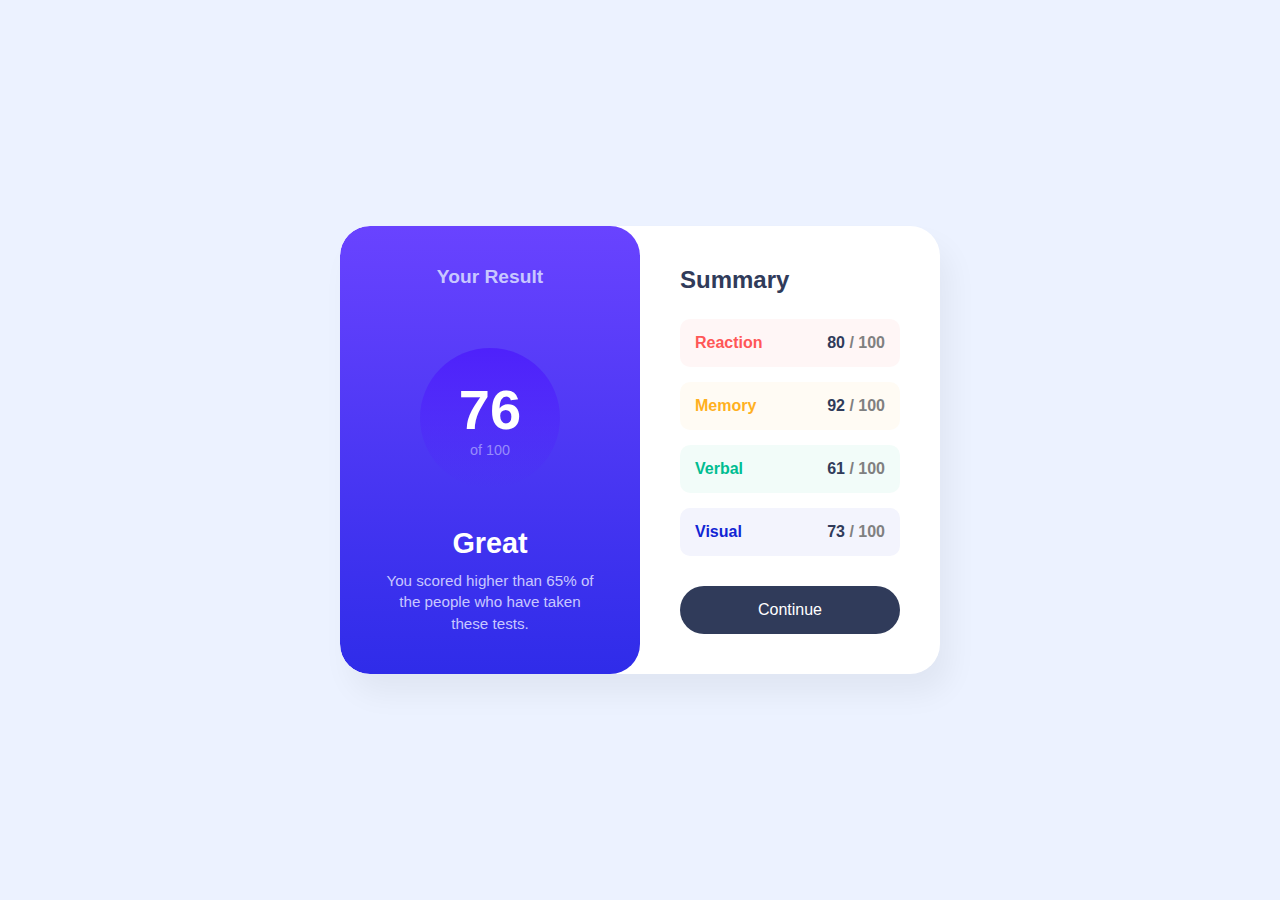
<file: PRACTICAS HTML YERIS/index.html>
<!DOCTYPE html>
<html lang="es">
<head>
    <meta charset="UTF-8">
    <meta name="viewport" content="width=device-width, initial-scale=1.0">
    <title>Results Summary Component</title>
     <link rel="stylesheet" href="style.css">
    
</head>
<body>

    <main class="card">
        <section class="result-panel">
            <h2 class="panel-title">Your Result</h2>
            <div class="score-circle">
                <span class="score-big">76</span>
                <span class="score-out-of">of 100</span>
            </div>
            <div class="result-text">
                <h3>Great</h3>
                <p>You scored higher than 65% of the people who have taken these tests.</p>
            </div>
        </section>

        <section class="summary-panel">
            <h2 class="summary-title">Summary</h2>
            
            <div class="summary-list">
                <div class="item reaction">
                    <span class="label"> Reaction</span>
                    <span class="score"><strong>80</strong> / 100</span>
                </div>
                <div class="item memory">
                    <span class="label"> Memory</span>
                    <span class="score"><strong>92</strong> / 100</span>
                </div>
                <div class="item verbal">
                    <span class="label">Verbal</span>
                    <span class="score"><strong>61</strong> / 100</span>
                </div>
                <div class="item visual">
                    <span class="label">Visual</span>
                    <span class="score"><strong>73</strong> / 100</span>
                </div>
            </div>

            <button class="btn-continue">Continue</button>
        </section>
    </main>

</body>
</html>
</file>
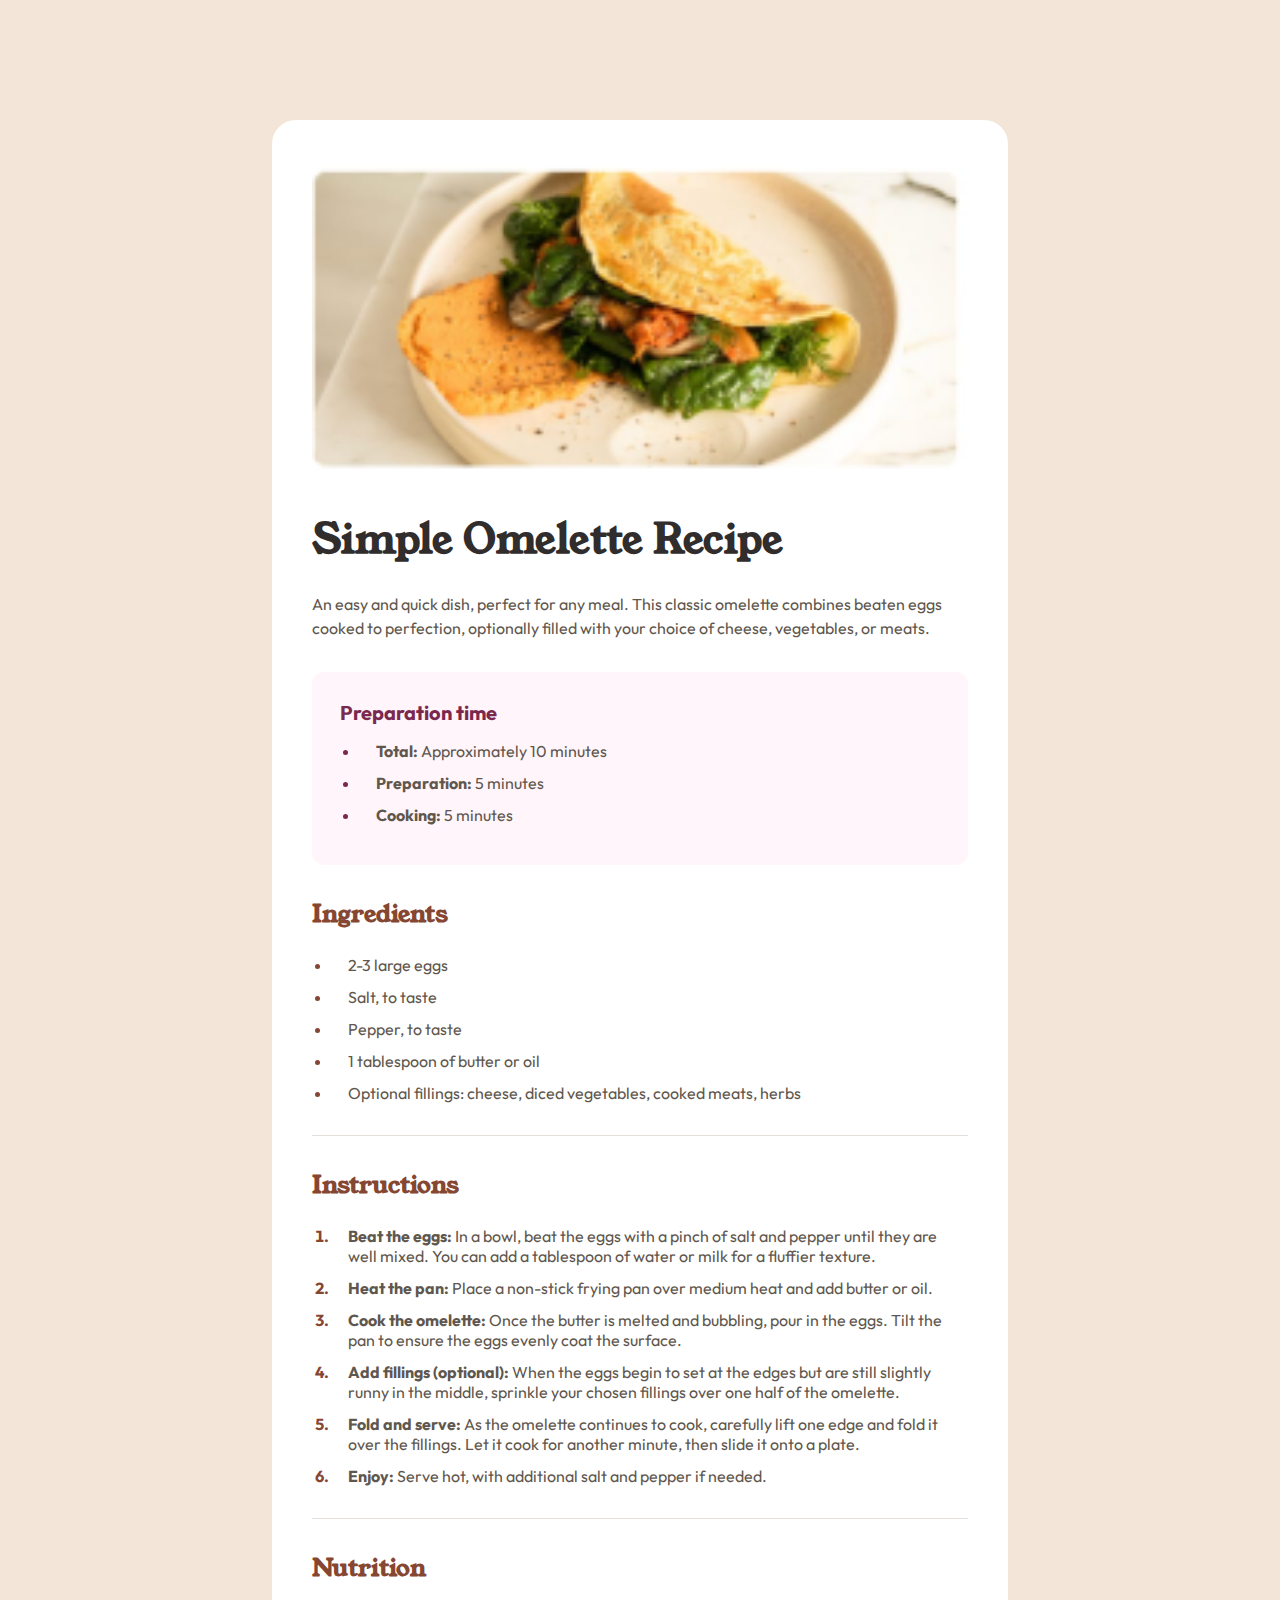
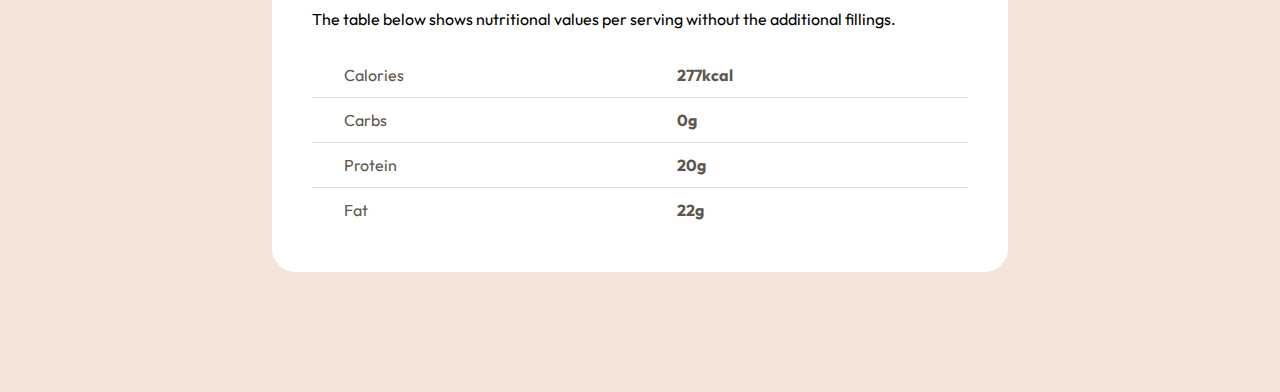
<file: PRACTICAS HTML YERIS/practica10.html>
<!DOCTYPE html>
<html lang="es">
<head>
    <meta charset="UTF-8">
    <meta name="viewport" content="width=device-width, initial-scale=1.0">
    <title>Simple Omelette Recipe</title>
    <link rel="stylesheet" href="style10.css">
    <link href="https://fonts.googleapis.com/css2?family=Young+Serif&family=Outfit:wght@400;600;700&display=swap" rel="stylesheet">
</head>
<body>

    <main class="recipe-container">
        <header class="recipe-header">
            <img src="Captura de pantalla 2026-01-20 100415.png" alt="Omelette decorada con hierbas">
        </header>

        <section class="recipe-content">
            <h1>Simple Omelette Recipe</h1>
            <p class="description">An easy and quick dish, perfect for any meal. This classic omelette combines beaten eggs cooked to perfection, optionally filled with your choice of cheese, vegetables, or meats.</p>

            <div class="prep-card">
                <h3>Preparation time</h3>
                <ul>
                    <li><strong>Total:</strong> Approximately 10 minutes</li>
                    <li><strong>Preparation:</strong> 5 minutes</li>
                    <li><strong>Cooking:</strong> 5 minutes</li>
                </ul>
            </div>

            <section class="section">
                <h2>Ingredients</h2>
                <ul class="list-dots">
                    <li>2-3 large eggs</li>
                    <li>Salt, to taste</li>
                    <li>Pepper, to taste</li>
                    <li>1 tablespoon of butter or oil</li>
                    <li>Optional fillings: cheese, diced vegetables, cooked meats, herbs</li>
                </ul>
            </section>

            <hr>

            <section class="section">
                <h2>Instructions</h2>
                <ol class="list-numbered">
                    <li><strong>Beat the eggs:</strong> In a bowl, beat the eggs with a pinch of salt and pepper until they are well mixed. You can add a tablespoon of water or milk for a fluffier texture.</li>
                    <li><strong>Heat the pan:</strong> Place a non-stick frying pan over medium heat and add butter or oil.</li>
                    <li><strong>Cook the omelette:</strong> Once the butter is melted and bubbling, pour in the eggs. Tilt the pan to ensure the eggs evenly coat the surface.</li>
                    <li><strong>Add fillings (optional):</strong> When the eggs begin to set at the edges but are still slightly runny in the middle, sprinkle your chosen fillings over one half of the omelette.</li>
                    <li><strong>Fold and serve:</strong> As the omelette continues to cook, carefully lift one edge and fold it over the fillings. Let it cook for another minute, then slide it onto a plate.</li>
                    <li><strong>Enjoy:</strong> Serve hot, with additional salt and pepper if needed.</li>
                </ol>
            </section>

            <hr>

            <section class="section">
                <h2>Nutrition</h2>
                <p>The table below shows nutritional values per serving without the additional fillings.</p>
                
                <table class="nutrition-table">
                    <tr>
                        <td>Calories</td>
                        <td class="stat">277kcal</td>
                    </tr>
                    <tr>
                        <td>Carbs</td>
                        <td class="stat">0g</td>
                    </tr>
                    <tr>
                        <td>Protein</td>
                        <td class="stat">20g</td>
                    </tr>
                    <tr>
                        <td>Fat</td>
                        <td class="stat">22g</td>
                    </tr>
                </table>
            </section>
        </section>
    </main>

</body>
</html>
</file>
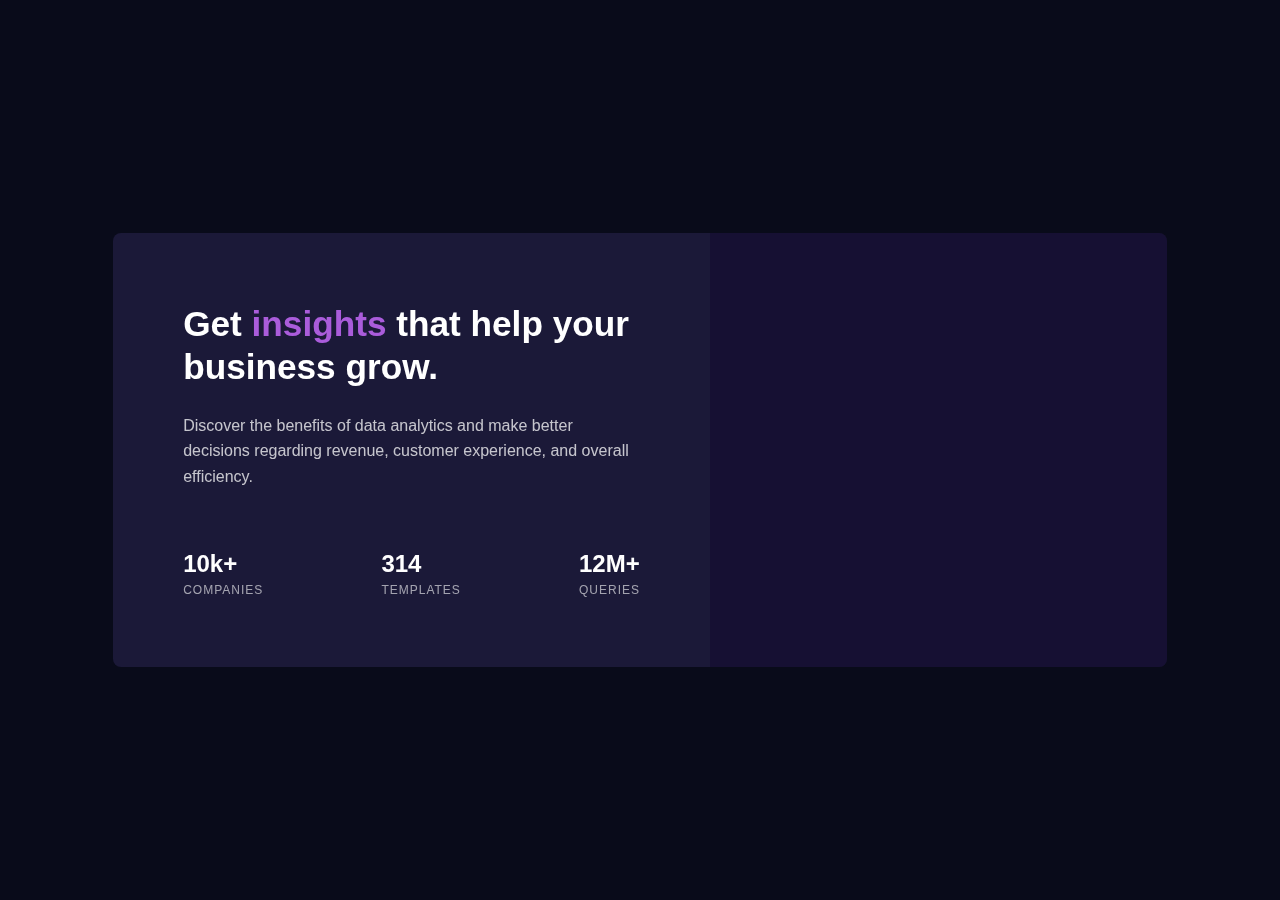
<file: PRACTICAS HTML YERIS/practica2.html>
<!DOCTYPE html>
<html lang="es">
<head>
    <meta charset="UTF-8">
    <meta name="viewport" content="width=device-width, initial-scale=1.0">
    <title>Stats Preview Card</title>
    <link rel="stylesheet" href="style2.css">
</head>
<body>
    
    <main class="card">
        <section class="card-content">
            <h1 class="main-heading">Get <span class="accent">insights</span> that help your business grow.</h1>
            <p class="description">
                Discover the benefits of data analytics and make better decisions regarding revenue, customer experience, and overall efficiency.
            </p>
            
            <div class="stats-container">
                <div class="stat-item">
                    <span class="stat-number">10k+</span>
                    <span class="stat-label">COMPANIES</span>
                </div>
                <div class="stat-item">
                    <span class="stat-number">314</span>
                    <span class="stat-label">TEMPLATES</span>
                </div>
                <div class="stat-item">
                    <span class="stat-number">12M+</span>
                    <span class="stat-label">QUERIES</span>
                </div>
            </div>
        </section>

        <section class="card-image">
            <div class="overlay"></div>
        </section>
    </main>

</body>
</html>
</file>
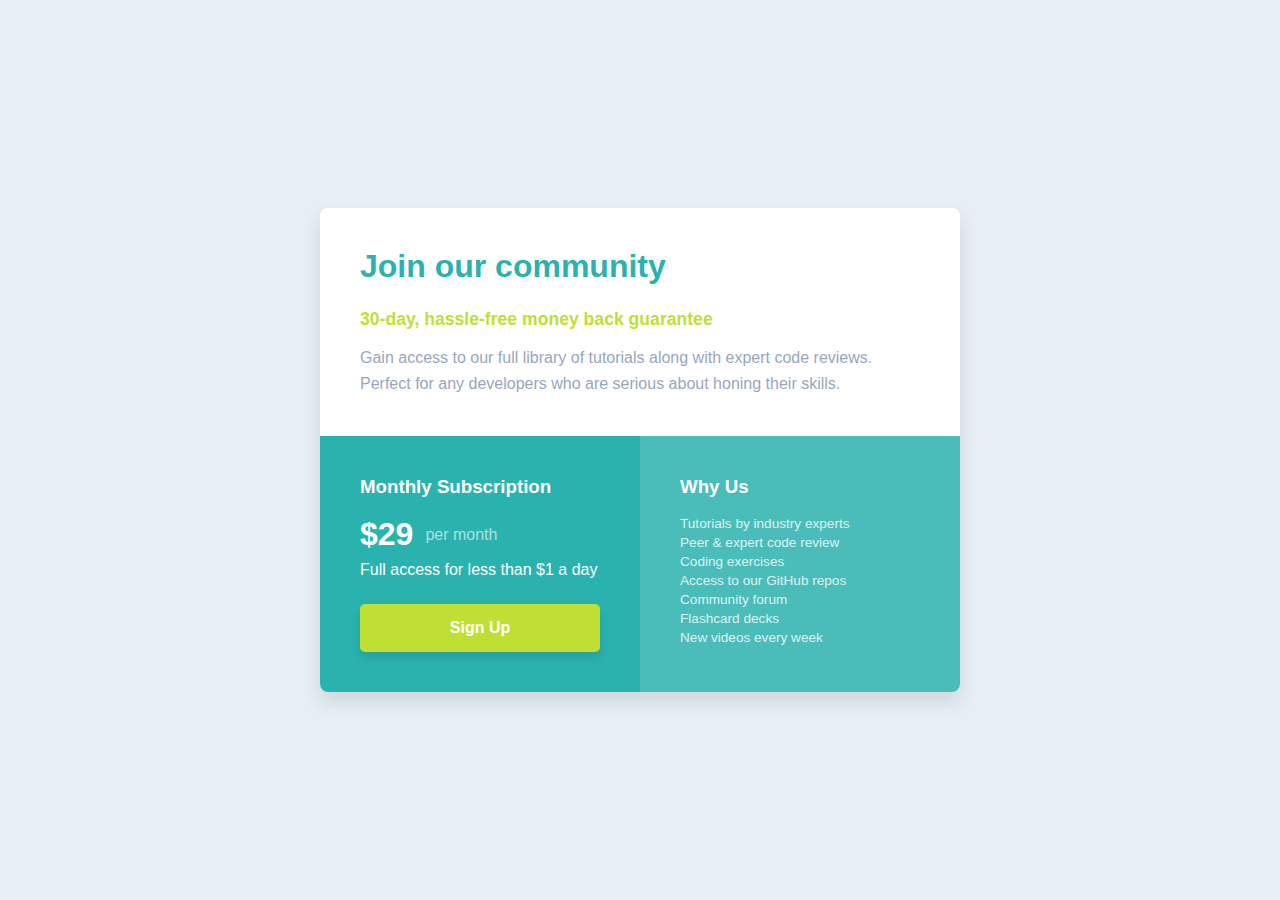
<file: PRACTICAS HTML YERIS/practica3.html>
<!DOCTYPE html>
<html lang="es">
<head>
    <meta charset="UTF-8">
    <meta name="viewport" content="width=device-width, initial-scale=1.0">
    <title>Single Price Grid Component</title>
    <link rel="stylesheet" href="style3.css">
</head>
<body>

    <main class="container">
        <section class="top-section">
            <h1 class="title">Join our community</h1>
            <h2 class="subtitle">30-day, hassle-free money back guarantee</h2>
            <p class="description">
                Gain access to our full library of tutorials along with expert code reviews. 
                Perfect for any developers who are serious about honing their skills.
            </p>
        </section>

        <div class="bottom-group">
            <section class="subscription-section">
                <h3>Monthly Subscription</h3>
                <div class="price-container">
                    <span class="price">$29</span>
                    <span class="per-month">per month</span>
                </div>
                <p>Full access for less than $1 a day</p>
                <button class="btn-signup">Sign Up</button>
            </section>

            <section class="why-us-section">
                <h3>Why Us</h3>
                <ul>
                    <li>Tutorials by industry experts</li>
                    <li>Peer & expert code review</li>
                    <li>Coding exercises</li>
                    <li>Access to our GitHub repos</li>
                    <li>Community forum</li>
                    <li>Flashcard decks</li>
                    <li>New videos every week</li>
                </ul>
            </section>
        </div>
    </main>

</body>
</html>
</file>
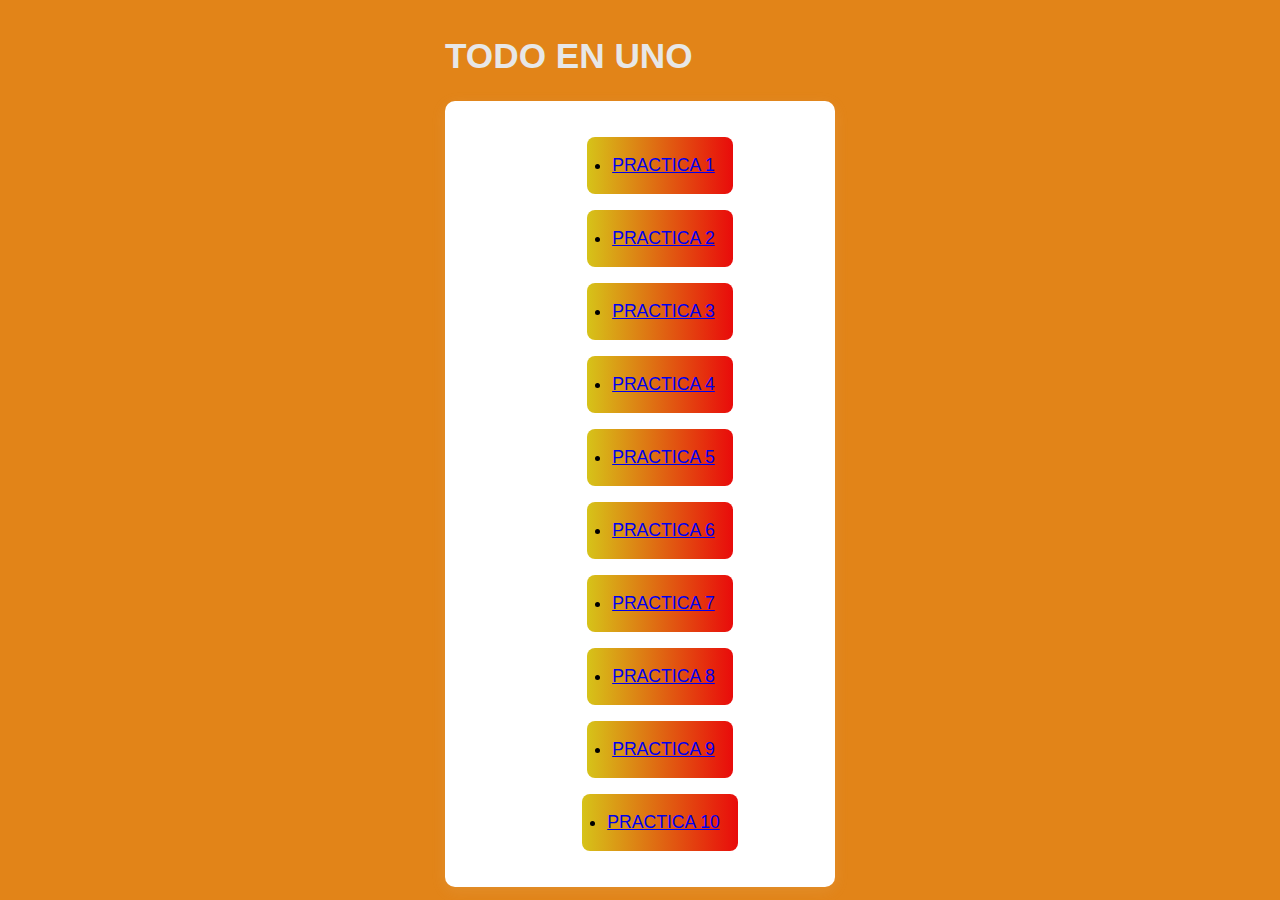
<file: PRACTICAS HTML YERIS/presentacion.html>
<!DOCTYPE html>
<html lang="en">
<head>
    <meta charset="UTF-8">
    <meta name="viewport" content="width=device-width, initial-scale=1.0">
    <title>TODO EN UNO</title>
    <link rel="stylesheet" href="stylepre.css">
</head>
<body>
     
    <div>
        <h1> <strong>TODO EN UNO</strong></h1>
<div class="container">
     <ul>
     <button class="btn purple"><li><a href="/index.html">PRACTICA 1</a></li></button>
     </ul>
    <ul>
     <button class="btn purple"><li><a href="/practica2.html">PRACTICA 2</a></li></button>
     </ul>
     <ul>
     <button class="btn purple"><li><a href="/practica3.html">PRACTICA 3</a></li></button>
     </ul>
     <ul>
     <button class="btn purple"><li><a href="/practica4.html">PRACTICA 4</a></li></button>
     </ul>
     <ul>
     <button class="btn purple"><li><a href="/practica4.html">PRACTICA 5</a></li></button>
     </ul>
     <ul>
     <button class="btn purple"><li><a href="/practica6.html">PRACTICA 6</a></li></button>
     </ul>
     <ul>
     <button class="btn purple"><li><a href="/practica7.html">PRACTICA 7</a></li></button>
     </ul>
     <ul>
     <button class="btn purple"><li><a href="/practica8.html">PRACTICA 8</a></li></button>
     </ul>
     <ul>
     <button class="btn purple"><li><a href="/practica9.html">PRACTICA 9</a></li></button>
     </ul>
     <ul>
     <button class="btn purple"><li><a href="/practica10.html">PRACTICA 10</a></li></button>
     </ul>
    </div>
</body>
</html>
</file>
<file: PRACTICAS HTML YERIS/style.css>
:root {
    --primary-blue: #4e21fb;
    --primary-gradient: linear-gradient(#6943ff, #2f2ce9);
    --circle-gradient: linear-gradient(#4e21fb, rgba(36, 33, 202, 0));
    --white: #ffffff;
    --text-blue: #c8c7ff;
    --dark-navy: #303b5a;
}

* {
    box-sizing: border-box;
    margin: 0;
    padding: 0;
    font-family: 'Segoe UI', Tahoma, Geneva, Verdana, sans-serif;
}

body {
    background-color: #ecf2ff;
    display: flex;
    justify-content: center;
    align-items: center;
    min-height: 100vh;
}

.card {
    background-color: var(--white);
    display: flex;
    width: 600px;
    border-radius: 30px;
    box-shadow: 10px 20px 30px rgba(0, 0, 0, 0.05);
    overflow: hidden;
}


.result-panel {
    background: var(--primary-gradient);
    flex: 1;
    padding: 40px;
    text-align: center;
    border-radius: 30px;
    display: flex;
    flex-direction: column;
    align-items: center;
    justify-content: space-between;
}

.panel-title {
    color: var(--text-blue);
    font-size: 1.2rem;
    margin-bottom: 20px;
}

.score-circle {
    background: var(--circle-gradient);
    width: 140px;
    height: 140px;
    border-radius: 50%;
    display: flex;
    flex-direction: column;
    justify-content: center;
    align-items: center;
}

.score-big {
    color: white;
    font-size: 3.5rem;
    font-weight: 800;
}

.score-out-of {
    color: var(--text-blue);
    opacity: 0.6;
    font-size: 0.9rem;
}

.result-text h3 {
    color: white;
    font-size: 1.8rem;
    margin-bottom: 10px;
}

.result-text p {
    color: var(--text-blue);
    font-size: 0.95rem;
    line-height: 1.4;
}


.summary-panel {
    flex: 1;
    padding: 40px;
}

.summary-title {
    color: var(--dark-navy);
    margin-bottom: 25px;
}

.summary-list {
    display: flex;
    flex-direction: column;
    gap: 15px;
    margin-bottom: 30px;
}

.item {
    display: flex;
    justify-content: space-between;
    padding: 15px;
    border-radius: 10px;
    font-weight: 600;
}


.reaction { background-color: rgba(255, 87, 87, 0.05); color: #ff5757; }
.memory { background-color: rgba(255, 176, 31, 0.05); color: #ffb01f; }
.verbal { background-color: rgba(0, 189, 145, 0.05); color: #00bd91; }
.visual { background-color: rgba(17, 37, 212, 0.05); color: #1125d4; }

.score { color: #808080; }
.score strong { color: var(--dark-navy); }


.btn-continue {
    background-color: var(--dark-navy);
    color: white;
    border: none;
    width: 100%;
    padding: 15px;
    border-radius: 30px;
    font-size: 1rem;
    cursor: pointer;
    transition: background 0.3s;
}

.btn-continue:hover {
    background: var(--primary-gradient);
}


@media (max-width: 600px) {
    .card {
        flex-direction: column;
        width: 100%;
        border-radius: 0;
    }
    .result-panel {
        border-radius: 0 0 30px 30px;
    }
}
</file>
<file: PRACTICAS HTML YERIS/style10.css>
:root {
    --white: hsl(0, 0%, 100%);
    --stone-100: hsl(30, 54%, 90%);
    --stone-150: hsl(30, 18%, 87%);
    --stone-600: hsl(30, 10%, 34%);
    --stone-900: hsl(24, 5%, 18%);
    --brown-800: hsl(14, 45%, 36%);
    --rose-800: hsl(332, 51%, 32%);
    --rose-50: hsl(330, 100%, 98%);
}

* {
    margin: 0;
    padding: 0;
    box-sizing: border-box;
}

body {
    font-family: 'Outfit', sans-serif;
    background-color: var(--stone-100);
    display: flex;
    justify-content: center;
    padding: 120px 20px;
}

.recipe-container {
    background-color: var(--white);
    max-width: 736px;
    border-radius: 24px;
    padding: 40px;
}


.recipe-header img {
    width: 100%;
    border-radius: 12px;
    display: block;
    margin-bottom: 40px;
}


h1 {
    font-family: 'Young Serif', serif;
    color: var(--stone-900);
    font-size: 40px;
    margin-bottom: 24px;
}

.description {
    color: var(--stone-600);
    line-height: 1.5;
    margin-bottom: 32px;
}

h2 {
    font-family: 'Young Serif', serif;
    color: var(--brown-800);
    margin-bottom: 24px;
}


.prep-card {
    background-color: var(--rose-50);
    padding: 28px;
    border-radius: 12px;
    margin-bottom: 32px;
}

.prep-card h3 {
    color: var(--rose-800);
    font-size: 20px;
    margin-bottom: 16px;
}

.prep-card ul, .section ul, .section ol {
    margin-left: 20px;
}

.prep-card li, .section li {
    padding-left: 16px;
    margin-bottom: 12px;
    color: var(--stone-600);
}

.prep-card li::marker { color: var(--rose-800); }
.section ul li::marker { color: var(--brown-800); }
.section ol li::marker { 
    color: var(--brown-800); 
    font-weight: bold;
}


hr {
    border: 0;
    border-top: 1px solid var(--stone-150);
    margin: 32px 0;
}


.nutrition-table {
    width: 100%;
    border-collapse: collapse;
    margin-top: 24px;
}

.nutrition-table td {
    padding: 12px 32px;
    border-bottom: 1px solid var(--stone-150);
    color: var(--stone-600);
}

.nutrition-table tr:last-child td {
    border-bottom: none;
}

.stat {
    color: var(--brown-800);
    font-weight: 700;
}


@media (max-width: 600px) {
    body { padding: 0; }
    .recipe-container { border-radius: 0; padding: 0 0 40px 0; }
    .recipe-header img { border-radius: 0; margin-bottom: 32px; }
    .recipe-content { padding: 0 32px; }
    h1 { font-size: 32px; }
}
</file>
<file: PRACTICAS HTML YERIS/style2.css>
:root {
    --main-bg: #090b1a; 
    --card-bg: #1b1938; 
    --accent-purple: #aa5cdb; 
    --white: #ffffff;
    --transparent-white: hsla(0, 0%, 100%, 0.75);
    --transparent-white-stat: hsla(0, 0%, 100%, 0.6);
}

* {
    margin: 0;
    padding: 0;
    box-sizing: border-box;
    font-family: 'Inter', 'Segoe UI', sans-serif;
}

body {
    background-color: var(--main-bg);
    display: flex;
    justify-content: center;
    align-items: center;
    min-height: 100vh;
    padding: 20px;
}

.card {
    background-color: var(--card-bg);
    display: flex;
    max-width: 1100px;
    border-radius: 8px;
    overflow: hidden;
}


.card-content {
    flex: 1;
    padding: 70px;
}

.main-heading {
    color: var(--white);
    font-size: 2.2rem;
    line-height: 1.2;
    margin-bottom: 25px;
}

.accent {
    color: var(--accent-purple);
}

.description {
    color: var(--transparent-white);
    line-height: 1.6;
    margin-bottom: 60px;
    font-size: 1rem;
}


.stats-container {
    display: flex;
    justify-content: space-between;
}

.stat-item {
    display: flex;
    flex-direction: column;
}

.stat-number {
    color: var(--white);
    font-size: 1.5rem;
    font-weight: 700;
    margin-bottom: 5px;
}

.stat-label {
    color: var(--transparent-white-stat);
    font-size: 0.75rem;
    letter-spacing: 1px;
}


.card-image {
    flex: 1;
    background-image: url('https://images.unsplash.com/photo-1522202176988-66273c2fd55f?q=80&w=1000&auto=format&fit=crop'); 
    background-size: cover;
    background-position: center;
    position: relative;
}

.overlay {
    position: absolute;
    top: 0;
    left: 0;
    width: 100%;
    height: 100%;
    background-color: var(--accent-purple);
    opacity: 0.6;
    mix-blend-mode: multiply;
}


@media (max-width: 800px) {
    .card {
        flex-direction: column-reverse;
        text-align: center;
    }

    .card-image {
        height: 250px;
    }

    .card-content {
        padding: 40px 30px;
    }

    .stats-container {
        flex-direction: column;
        gap: 30px;
    }
}
</file>
<file: PRACTICAS HTML YERIS/style3.css>
:root {
    --cyan: #2ab2af;
    --bright-yellow: #c0df34;
    --light-gray: #e5eff5;
    --grayish-blue: #98a6bd;
    --white: #ffffff;
}

* {
    margin: 0;
    padding: 0;
    box-sizing: border-box;
    font-family: 'Karla', sans-serif;
}

body {
    background-color: var(--light-gray);
    display: flex;
    justify-content: center;
    align-items: center;
    min-height: 100vh;
    padding: 20px;
}

.container {
    max-width: 640px;
    background-color: var(--white);
    border-radius: 8px;
    overflow: hidden;
    box-shadow: 0 10px 20px rgba(0,0,0,0.1);
}

.top-section {
    padding: 40px;
}

.title {
    color: var(--cyan);
    margin-bottom: 24px;
}

.subtitle {
    color: var(--bright-yellow);
    font-size: 1.1rem;
    margin-bottom: 15px;
}

.description {
    color: var(--grayish-blue);
    line-height: 1.6;
}

.bottom-group {
    display: flex;
}

.bottom-group > section {
    flex: 1;
    padding: 40px;
    color: var(--white);
}

.subscription-section {
    background-color: var(--cyan);
}

.subscription-section h3 {
    margin-bottom: 18px;
}

.price-container {
    display: flex;
    align-items: center;
    gap: 12px;
    margin-bottom: 8px;
}

.price {
    font-size: 2rem;
    font-weight: 700;
}

.per-month {
    opacity: 0.6;
}

.subscription-section p {
    margin-bottom: 25px;
}

.btn-signup {
    width: 100%;
    padding: 15px;
    background-color: var(--bright-yellow);
    color: var(--white);
    border: none;
    border-radius: 5px;
    font-size: 1rem;
    font-weight: 700;
    cursor: pointer;
    box-shadow: 0 5px 10px rgba(0,0,0,0.1);
    transition: background 0.3s;
}

.btn-signup:hover {
    background-color: #acc62d;
}

.why-us-section {
    background-color: rgba(42, 178, 175, 0.85); 
}

.why-us-section h3 {
    margin-bottom: 18px;
}

.why-us-section ul {
    list-style: none;
    font-size: 0.85rem;
    opacity: 0.8;
}

.why-us-section li {
    margin-bottom: 4px;
}

@media (max-width: 600px) {
    .bottom-group {
        flex-direction: column;
    }
    
    .top-section, .bottom-group > section {
        padding: 25px;
    }
}
</file>
<file: PRACTICAS HTML YERIS/stylepre.css>
body {
    margin: 0;
    padding: 0;
    font-family: Arial, sans-serif;
    background-color: #e28418; 
    display: flex;
    justify-content: center;
    align-items: center;
    min-height: 100vh;
}


.container {
    background-color: rgb(255, 255, 255);
    width: 350px;
    padding: 20px;
    text-align: center;
    box-shadow: 0 4px 15px rgba(229, 240, 229, 0.1);
    border-radius: 10px;
}


h1 {
    color: #e7e7e7;
    font-size: 2.2rem;
    margin-bottom: 25px;
}

.button-list {
    display: flex;
    flex-direction: column;
    gap: 12px; 
}


.btn {
    border: none;
    border-radius: 8px;
    padding: 18px;
    color: rgb(0, 0, 0);
    font-size: 1.1rem;
    font-weight: 500;
    cursor: pointer;
    text-align: left; 
    padding-left: 25px;
    transition: transform 0.2s, opacity 0.2s;
}

.btn:hover {
    opacity: 0.9;
    transform: scale(1.02);
}

.purple {
    background: linear-gradient(to right, #d6c319, #e90b0b);
}

.pink {
    background: linear-gradient(to right, #b2b6ab, #c56674);
}
</file>
